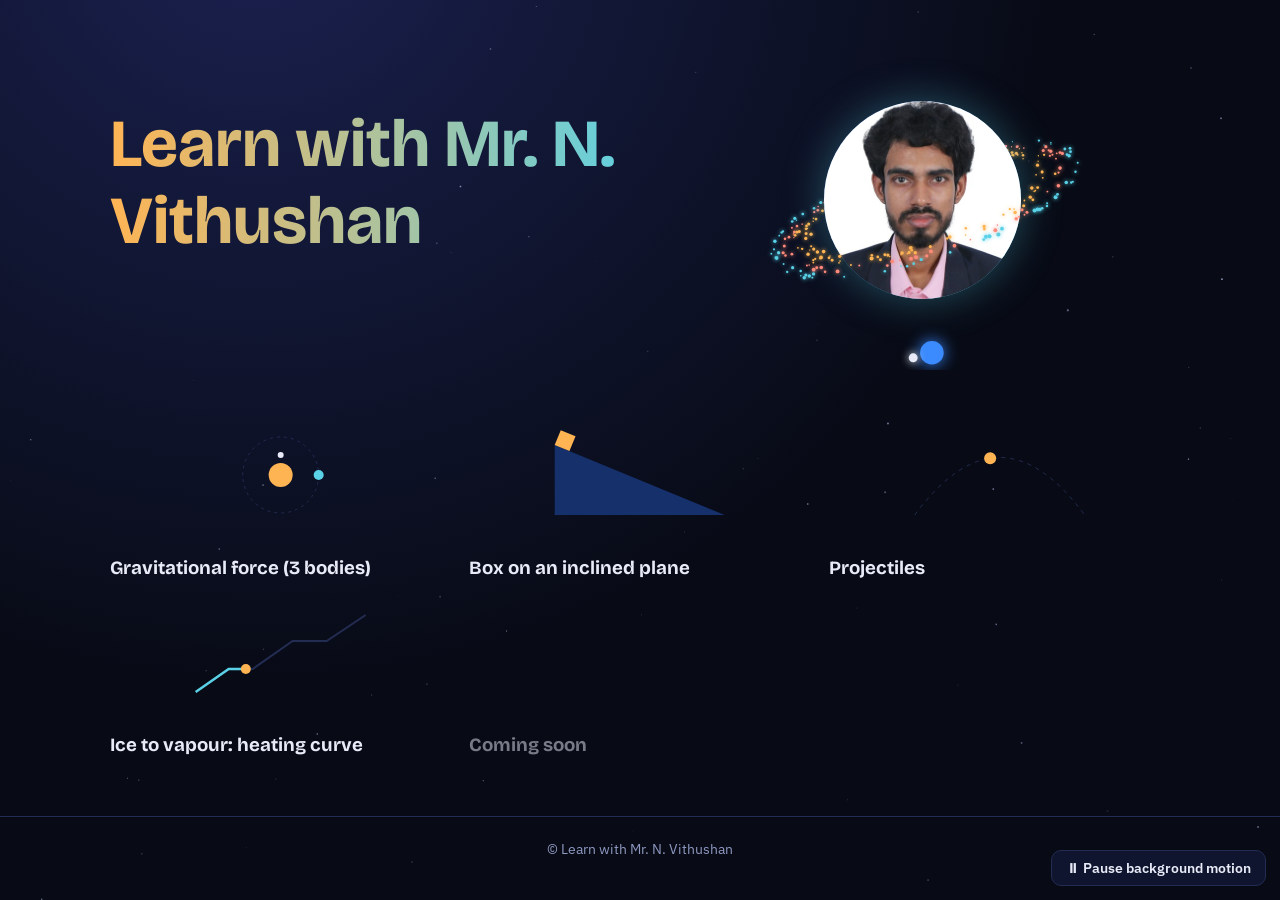
<file: index.html>
<!DOCTYPE html><html lang="en"><head><meta charset="utf-8"><meta name="viewport" content="width=device-width,initial-scale=1">
<title>Learn with Mr. N. Vithushan</title>
<link rel="preconnect" href="https://fonts.googleapis.com"><link href="https://fonts.googleapis.com/css2?family=Bricolage+Grotesque:wght@600;700&family=IBM+Plex+Sans:wght@400;600&display=swap" rel="stylesheet">
<link rel="stylesheet" href="style.css"></head><body><div class="wrap">
<section class="hero"><div><h1 class="title" style="font-size:clamp(2.4rem,6vw,4.2rem)">Learn with Mr. N. Vithushan</h1></div>
<div class="dp"><canvas class="dpb" aria-hidden="true"></canvas><div class="pic"><span>NV</span><img src="dp.jpg" alt="Mr. N. Vithushan" onerror="this.remove()"></div><canvas class="dpf" aria-hidden="true"></canvas></div></section>
<main class="grid">
<!-- ADD NEW TOPICS: copy one <a class="tile"> block, change the link, title and text -->
<a class="tile" href="gravity-3body.html"><svg viewBox="0 0 200 110" aria-hidden="true"><circle cx="100" cy="55" r="12" fill="#ffb454"/><circle cx="100" cy="55" r="38" fill="none" stroke="#232c52" stroke-dasharray="3 4"/><g class="orb"><circle cx="138" cy="55" r="5" fill="#5ad1e6"/></g><g class="orb orb2"><circle cx="100" cy="35" r="3" fill="#e8ebf7"/></g></svg>
<h3>Gravitational force (3 bodies)</h3></a>
<a class="tile" href="inclined-plane.html"><svg viewBox="0 0 200 110" aria-hidden="true"><polygon points="15,25 185,95 15,95" fill="#16306b"/><g transform="translate(15 25) rotate(22.4)"><rect class="bx" x="0" y="-16" width="16" height="16" fill="#ffb454"/></g></svg>
<h3>Box on an inclined plane</h3></a>
<a class="tile" href="projectile.html"><svg viewBox="0 0 200 110" aria-hidden="true"><path d="M15 95 Q100 -20 185 95" fill="none" stroke="#232c52" stroke-dasharray="4 5"/><circle r="6" fill="#ffb454"><animateMotion dur="2.6s" repeatCount="indefinite" path="M15 95 Q100 -20 185 95"/></circle></svg>
<h3>Projectiles</h3></a>
<a class="tile" href="ice-to-vapour.html"><svg viewBox="0 0 200 110" aria-hidden="true"><path d="M15 95 L48 72 L72 72 L112 44 L146 44 L185 18" fill="none" stroke="#232c52" stroke-width="2"/><path d="M15 95 L48 72 L72 72 L112 44 L146 44 L185 18" fill="none" stroke="#5ad1e6" stroke-width="2.5" stroke-dasharray="200" stroke-dashoffset="200"><animate attributeName="stroke-dashoffset" from="200" to="0" dur="4s" repeatCount="indefinite"/></path><circle r="5" fill="#ffb454"><animateMotion dur="4s" repeatCount="indefinite" path="M15 95 L48 72 L72 72 L112 44 L146 44 L185 18"/></circle></svg>
<h3>Ice to vapour: heating curve</h3></a>
<div class="tile soon"><svg viewBox="0 0 200 110"></svg><h3>Coming soon</h3></div>
</main></div><footer>© Learn with Mr. N. Vithushan</footer><script src="site.js"></script></body></html>
</file>
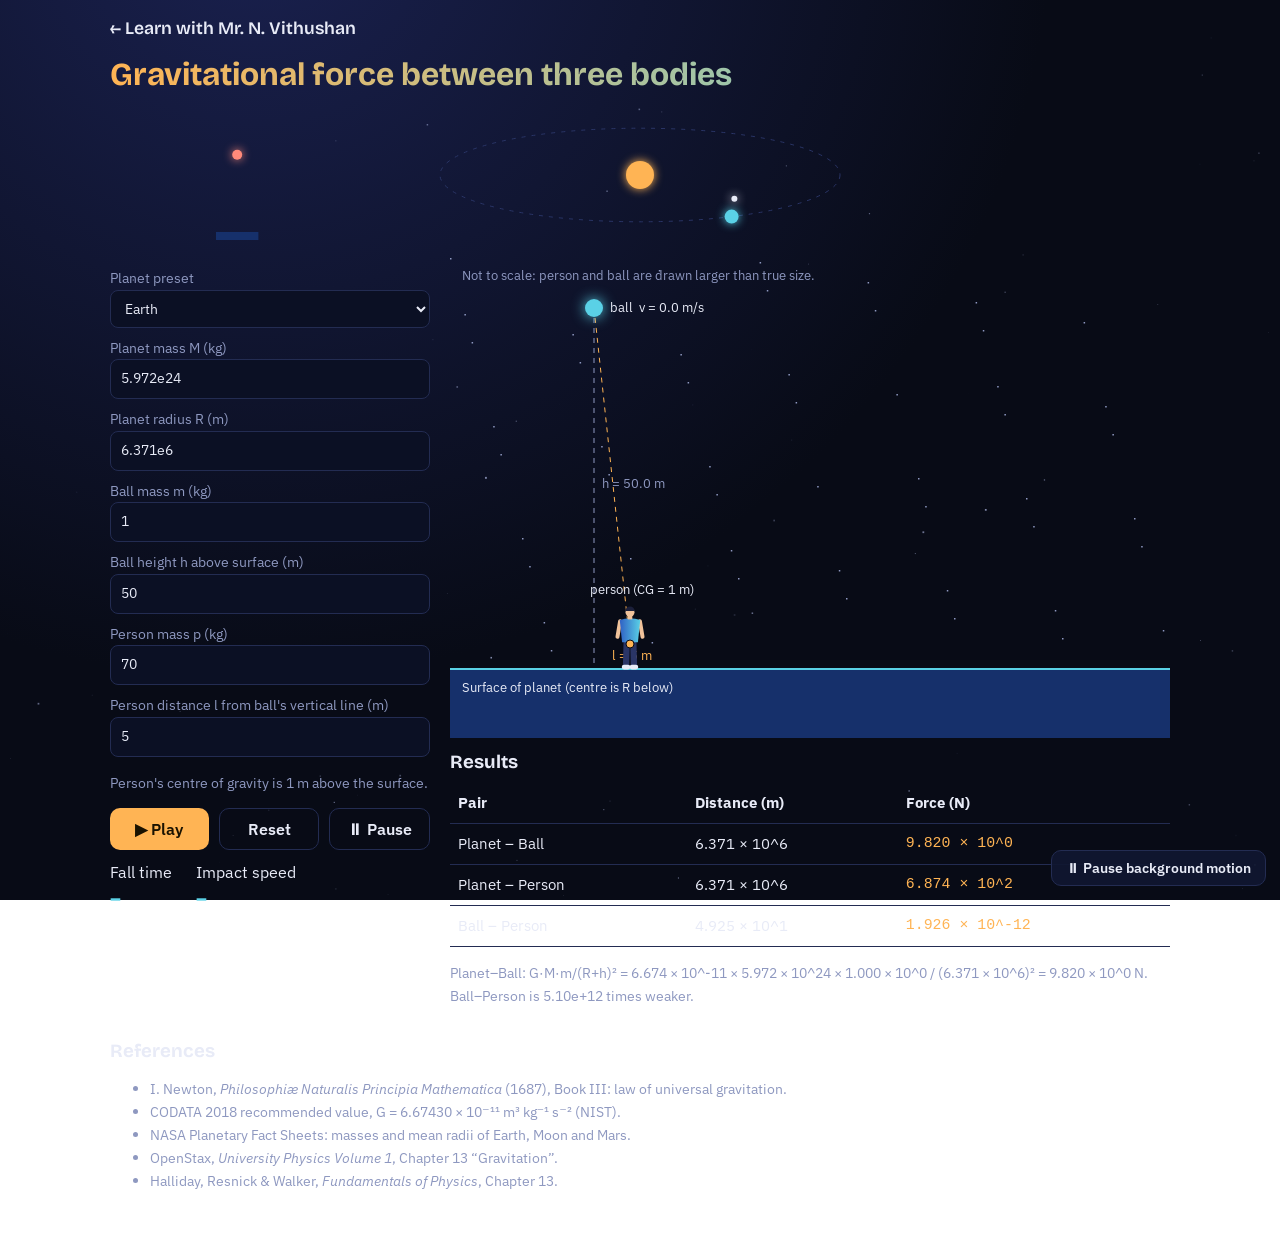
<file: gravity-3body.html>
<!DOCTYPE html><html lang="en"><head><meta charset="utf-8"><meta name="viewport" content="width=device-width,initial-scale=1">
<title>Gravitational force (3 bodies) | Learn with Mr. N. Vithushan</title>
<link rel="preconnect" href="https://fonts.googleapis.com"><link href="https://fonts.googleapis.com/css2?family=Bricolage+Grotesque:wght@600;700&family=IBM+Plex+Sans:wght@400;600&display=swap" rel="stylesheet">
<link rel="stylesheet" href="style.css"></head><body><div class="wrap">
<header class="top"><a href="index.html">← Learn with Mr. N. Vithushan</a></header>
<h1 class="title">Gravitational force between three bodies</h1>
<canvas class="banner" data-anim="orbit"></canvas>

<div class="lab">
<div class="panel">
<label>Planet preset<select id="pre"><option value="5.972e24,6.371e6">Earth</option><option value="7.342e22,1.7374e6">Moon</option><option value="6.417e23,3.3895e6">Mars</option></select></label>
<label>Planet mass M (kg)<input id="M" value="5.972e24"></label>
<label>Planet radius R (m)<input id="R" value="6.371e6"></label>
<label>Ball mass m (kg)<input id="m" value="1"></label>
<label>Ball height h above surface (m)<input id="h" value="50"></label>
<label>Person mass p (kg)<input id="p" value="70"></label>
<label>Person distance l from ball's vertical line (m)<input id="l" value="5"></label>
<p class="note">Person's centre of gravity is 1 m above the surface.</p>
<div class="row"><button id="play">▶ Play</button><button class="alt" id="reset">Reset</button><button class="alt" id="pause">⏸ Pause</button></div>
<div class="stat"><div>Fall time<b id="tt">–</b></div><div>Impact speed<b id="vv">–</b></div></div>
</div>
<div><canvas id="cv"></canvas>
<div class="panel" style="margin-top:14px"><h3>Results</h3><table id="res"></table><p class="note" id="eq"></p></div></div>
</div>
<div class="panel" style="margin-bottom:60px">
<h3>References</h3><ul class="note">
<li>I. Newton, <i>Philosophiæ Naturalis Principia Mathematica</i> (1687), Book III: law of universal gravitation.</li>
<li>CODATA 2018 recommended value, G = 6.67430 × 10⁻¹¹ m³ kg⁻¹ s⁻² (NIST).</li>
<li>NASA Planetary Fact Sheets: masses and mean radii of Earth, Moon and Mars.</li>
<li>OpenStax, <i>University Physics Volume 1</i>, Chapter 13 “Gravitation”.</li>
<li>Halliday, Resnick &amp; Walker, <i>Fundamentals of Physics</i>, Chapter 13.</li></ul></div></div>
<script src="site.js"></script>
<script>
const G=6.6743e-11,$=id=>document.getElementById(id),cv=$('cv'),x=cv.getContext('2d');
const v=id=>parseFloat($(id).value);
const sci=n=>n.toExponential(3).replace('e',' × 10^').replace('^+','^');
let S=null,raf=null;
function inputs(){return{M:v('M'),R:v('R'),m:v('m'),h:v('h'),p:v('p'),l:v('l')}}
function forces(q){const rEB=q.R+q.h,rEP=q.R+1,rBP=Math.hypot(q.l,q.h-1);
return{rEB,rEP,rBP,FEB:G*q.M*q.m/rEB**2,FEP:G*q.M*q.p/rEP**2,FBP:G*q.m*q.p/rBP**2}}
function table(){const q=inputs();if(Object.values(q).some(n=>!isFinite(n)||n<0)||q.R<=0){$('res').innerHTML='<tr><td>Enter valid positive numbers.</td></tr>';return false}
const f=forces(q);
$('res').innerHTML=`<tr><th>Pair</th><th>Distance (m)</th><th>Force (N)</th></tr>
<tr><td>Planet – Ball</td><td>${sci(f.rEB)}</td><td class="f">${sci(f.FEB)}</td></tr>
<tr><td>Planet – Person</td><td>${sci(f.rEP)}</td><td class="f">${sci(f.FEP)}</td></tr>
<tr><td>Ball – Person</td><td>${sci(f.rBP)}</td><td class="f">${sci(f.FBP)}</td></tr>`;
$('eq').textContent=`Planet–Ball: G·M·m/(R+h)² = ${sci(G)} × ${sci(q.M)} × ${sci(q.m)} / (${sci(f.rEB)})² = ${sci(f.FEB)} N.  Ball–Person is ${(f.FEB/f.FBP).toExponential(2)} times weaker.`;
return true}
function reset(){cancelAnimationFrame(raf);if(!table())return;const q=inputs();
S={q,y:q.R+q.h,vy:0,t:0,done:false,x:0};$('tt').textContent='–';$('vv').textContent='–';draw()}
function acc(y,q){const px=q.l,py=q.R+1,dx=px,dy=py-y,r=Math.hypot(dx,dy);
const aE=-G*q.M/y**2;return{ax:G*q.p*dx/r**3,ay:aE+G*q.p*dy/r**3}}
function step(dt){const q=S.q;let a=acc(S.y,q);
S.y+=S.vy*dt+.5*a.ay*dt*dt;S.x+=0.5*a.ax*dt*dt+S.vx*dt;const b=acc(S.y,q);S.vy+=.5*(a.ay+b.ay)*dt;S.vx+=.5*(a.ax+b.ax)*dt;S.t+=dt}
function play(){reset();if(!S)return;const q=S.q;S.vx=0;
const tEst=Math.sqrt(2*q.h/(G*q.M/q.R**2)),k=tEst>5?tEst/5:1;let last=performance.now();
(function loop(now){let d=Math.min((now-last)/1000,.05)*k;last=now;if(window.simPaused){raf=requestAnimationFrame(loop);return}const n=Math.max(1,Math.ceil(d/0.01));
for(let i=0;i<n&&!S.done;i++){step(d/n);if(S.y<=q.R){S.y=q.R;S.done=true}}
draw();if(S.done){$('tt').textContent=S.t.toFixed(3)+' s';$('vv').textContent=Math.abs(S.vy).toFixed(2)+' m/s';return}
raf=requestAnimationFrame(loop)})(last)}
function person(px,gy,H,d){x.save();x.lineCap='round';x.lineJoin='round';
const w=H*.11;
// legs
x.strokeStyle='#2a3566';x.lineWidth=w*.95;x.beginPath();x.moveTo(px-w*.5,gy-H*.45);x.lineTo(px-w*.6,gy-H*.04);x.moveTo(px+w*.5,gy-H*.45);x.lineTo(px+w*.6,gy-H*.04);x.stroke();
// shoes
x.strokeStyle='#e8ebf7';x.lineWidth=w*.7;x.beginPath();x.moveTo(px-w*.9,gy-H*.015);x.lineTo(px-w*.3,gy-H*.015);x.moveTo(px+w*.3,gy-H*.015);x.lineTo(px+w*.9,gy-H*.015);x.stroke();
// arms
x.strokeStyle='#f0c29a';x.lineWidth=w*.6;x.beginPath();x.moveTo(px-w*1.5,gy-H*.78);x.lineTo(px-w*1.9,gy-H*.52);x.moveTo(px+w*1.5,gy-H*.78);x.lineTo(px+w*1.9,gy-H*.52);x.stroke();
// torso
const g=x.createLinearGradient(px-w*1.6,0,px+w*1.6,0);g.addColorStop(0,'#2f5fc4');g.addColorStop(1,'#5ad1e6');
x.fillStyle=g;x.beginPath();x.moveTo(px-w*1.55,gy-H*.8);x.quadraticCurveTo(px,gy-H*.86,px+w*1.55,gy-H*.8);x.lineTo(px+w*1.2,gy-H*.43);x.lineTo(px-w*1.2,gy-H*.43);x.closePath();x.fill();
// neck + head
x.fillStyle='#f0c29a';x.fillRect(px-w*.35,gy-H*.88,w*.7,H*.07);
x.beginPath();x.arc(px,gy-H*.93,H*.075,0,7);x.fill();
x.fillStyle='#1b1f3a';x.beginPath();x.arc(px,gy-H*.95,H*.077,Math.PI,0);x.fill();
x.restore()}
function draw(){const W=cv.width=cv.clientWidth*devicePixelRatio,H=cv.height=cv.clientHeight*devicePixelRatio,d=devicePixelRatio;
x.clearRect(0,0,W,H);if(!S)return;const q=S.q,gy=H-70*d;
x.fillStyle='#8e98c0';for(let i=0;i<50;i++){x.fillRect((i*137%100)/100*W,(i*59%100)/100*(gy-10),1.5*d,1.5*d)}
const s=Math.min((gy-50*d)/Math.max(q.h,3),(W*.4)/Math.max(q.l,1)),bx=W*.2,px=bx+q.l*s,z=S.y-q.R;
x.fillStyle='#16306b';x.fillRect(0,gy,W,H-gy);x.fillStyle='#5ad1e6';x.fillRect(0,gy,W,2*d);
x.fillStyle='#e8ebf7';x.font=13*d+'px IBM Plex Sans';x.fillText('Surface of planet (centre is R below)',12*d,gy+24*d);
const by=gy-z*s;
// distances
x.setLineDash([5*d,5*d]);x.strokeStyle='#8e98c0';x.lineWidth=d;
x.beginPath();x.moveTo(bx,by);x.lineTo(bx,gy);x.stroke();
const ph=Math.max(1.7*s,60*d),cg=Math.max(1*s,24*d),cy=gy-cg;
x.strokeStyle='#ffb454';x.beginPath();x.moveTo(bx,by);x.lineTo(px,cy);x.stroke();x.setLineDash([]);
x.fillStyle='#8e98c0';x.fillText('h = '+(z).toFixed(1)+' m',bx+8*d,(by+gy)/2);
x.fillStyle='#ffb454';x.fillText('l = '+q.l+' m',(bx+px)/2,gy-8*d);
// person
person(px,gy,ph,d);
x.fillStyle='#ffb454';x.beginPath();x.arc(px,cy,4*d,0,7);x.fill();x.strokeStyle='#080b16';x.lineWidth=d;x.stroke();
x.fillStyle='#e8ebf7';x.fillText('person (CG = 1 m)',px-40*d,gy-ph-14*d);
// ball
x.fillStyle='#5ad1e6';x.shadowColor='#5ad1e6';x.shadowBlur=14*d;x.beginPath();x.arc(bx,by,9*d,0,7);x.fill();x.shadowBlur=0;
x.fillStyle='#e8ebf7';x.fillText('ball  v = '+Math.abs(S.vy).toFixed(1)+' m/s',bx+16*d,by+4*d);
x.fillStyle='#8e98c0';x.fillText('Not to scale: person and ball are drawn larger than true size.',12*d,22*d)}
$('pre').onchange=e=>{const[a,b]=e.target.value.split(',');$('M').value=a;$('R').value=b;reset()};
['M','R','m','h','p','l'].forEach(i=>$(i).oninput=reset);
$('play').onclick=play;$('reset').onclick=reset;addEventListener('resize',draw);reset();
</script></body></html>
</file>
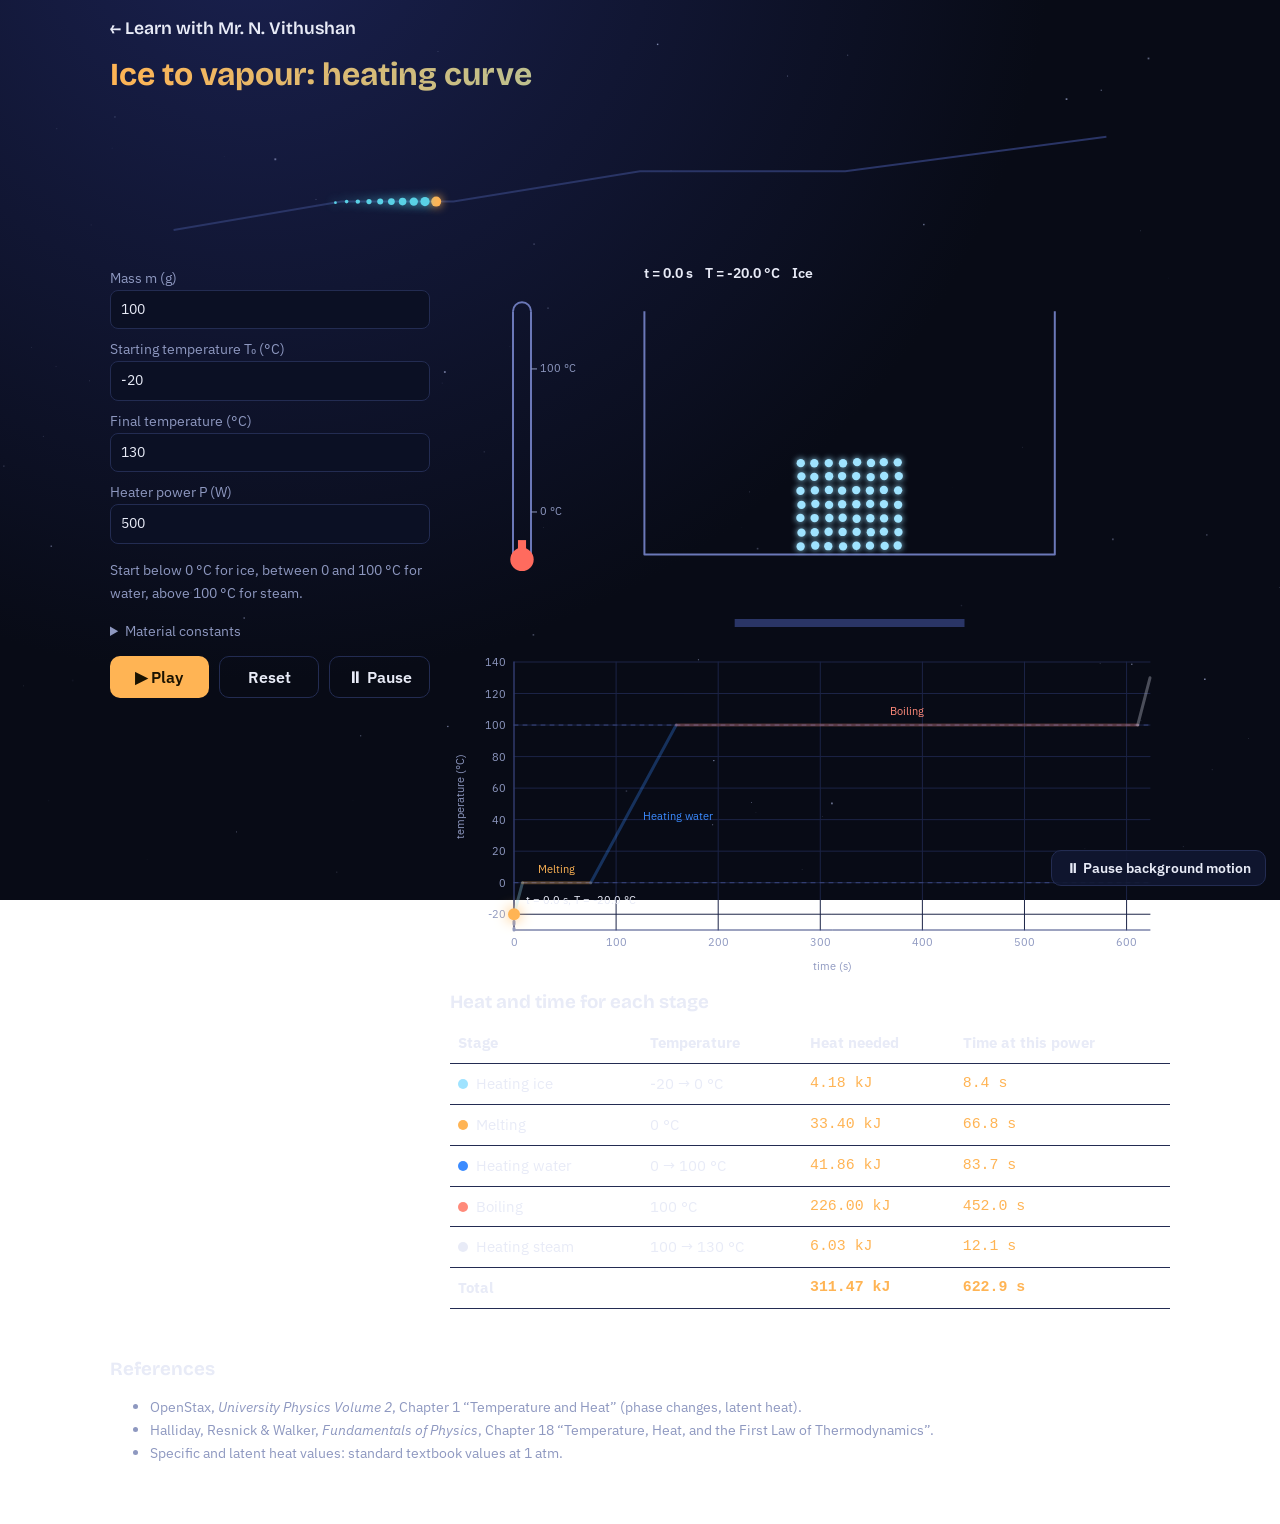
<file: ice-to-vapour.html>
<!DOCTYPE html><html lang="en"><head><meta charset="utf-8"><meta name="viewport" content="width=device-width,initial-scale=1">
<title>Ice to vapour | Learn with Mr. N. Vithushan</title>
<link rel="preconnect" href="https://fonts.googleapis.com"><link href="https://fonts.googleapis.com/css2?family=Bricolage+Grotesque:wght@600;700&family=IBM+Plex+Sans:wght@400;600&display=swap" rel="stylesheet">
<link rel="stylesheet" href="style.css"></head><body><div class="wrap">
<header class="top"><a href="index.html">← Learn with Mr. N. Vithushan</a></header>
<h1 class="title">Ice to vapour: heating curve</h1>
<canvas class="banner" data-anim="heat"></canvas>
<div class="lab">
<div class="panel">
<label>Mass m (g)<input id="m" value="100"></label>
<label>Starting temperature T₀ (°C)<input id="T0" value="-20"></label>
<label>Final temperature (°C)<input id="Te" value="130"></label>
<label>Heater power P (W)<input id="P" value="500"></label>
<p class="note">Start below 0 °C for ice, between 0 and 100 °C for water, above 100 °C for steam.</p>
<details class="consts"><summary>Material constants</summary>
<label>Specific heat of ice (J/g·K)<input id="ci" value="2.09"></label>
<label>Specific heat of water (J/g·K)<input id="cw" value="4.186"></label>
<label>Specific heat of steam (J/g·K)<input id="cs" value="2.01"></label>
<label>Latent heat of fusion (J/g)<input id="Lf" value="334"></label>
<label>Latent heat of vaporisation (J/g)<input id="Lv" value="2260"></label></details>
<div class="row"><button id="play">▶ Play</button><button class="alt" id="reset">Reset</button><button class="alt" id="pause">⏸ Pause</button></div>
</div>
<div><canvas id="cv" style="height:380px"></canvas>
<canvas id="gr"></canvas>
<h3 style="margin-top:14px">Heat and time for each stage</h3><table id="res"></table></div>
</div>
<div class="panel" style="margin:20px 0 60px"><h3>References</h3><ul class="note">
<li>OpenStax, <i>University Physics Volume 2</i>, Chapter 1 “Temperature and Heat” (phase changes, latent heat).</li>
<li>Halliday, Resnick &amp; Walker, <i>Fundamentals of Physics</i>, Chapter 18 “Temperature, Heat, and the First Law of Thermodynamics”.</li>
<li>Specific and latent heat values: standard textbook values at 1 atm.</li></ul></div></div>
<script src="site.js"></script>
<script>
const $=id=>document.getElementById(id),cv=$('cv'),x=cv.getContext('2d'),gr=$('gr'),y=gr.getContext('2d');
const num=id=>parseFloat($(id).value),N=56,COLS=8,ROWS=7;
const C={ice:'#9fe3ff',melt:'#ffb454',water:'#3b8bff',boil:'#ff8a7a',steam:'#e8ebf7'};
const nice=v=>{const e=10**Math.floor(Math.log10(v)),m=v/e;return(m<1.5?1:m<3.5?2:m<7.5?5:10)*e};
let S=null,PT=[],lay={},ct=0;
const P=()=>({m:num('m'),T0:num('T0'),Te:num('Te'),P:num('P'),ci:num('ci'),cw:num('cw'),cs:num('cs'),Lf:num('Lf'),Lv:num('Lv')});
const ok=q=>Object.values(q).every(isFinite)&&q.m>0&&q.P>0&&q.ci>0&&q.cw>0&&q.cs>0&&q.Lf>0&&q.Lv>0&&q.Te>q.T0&&q.T0>=-150&&q.Te<=500;
function build(q){const seg=[];let t=0;
const add=(kind,name,a,b,Q)=>{const dt=Q/q.P;seg.push({kind,name,T0:a,T1:b,Q,t0:t,t1:t+dt,col:C[kind]});t+=dt};
if(q.T0<0){const b=Math.min(0,q.Te);add('ice','Heating ice',q.T0,b,q.m*q.ci*(b-q.T0))}
if(q.T0<=0&&q.Te>0)add('melt','Melting',0,0,q.m*q.Lf);
{const a=Math.max(q.T0,0),b=Math.min(q.Te,100);if(b>a)add('water','Heating water',a,b,q.m*q.cw*(b-a))}
if(q.T0<=100&&q.Te>100)add('boil','Boiling',100,100,q.m*q.Lv);
{const a=Math.max(q.T0,100);if(q.Te>a)add('steam','Heating steam',a,q.Te,q.m*q.cs*(q.Te-a))}
return{seg,T:t}}
function at(ts){const B=S.B;ts=Math.max(0,Math.min(ts,B.T));let s=B.seg.find(g=>ts<=g.t1)||B.seg[B.seg.length-1];
const f=s.t1>s.t0?(ts-s.t0)/(s.t1-s.t0):1;return{seg:s,f,T:s.T0+(s.T1-s.T0)*f}}
const stName=a=>({ice:'Ice',melt:`Ice + water (melting ${Math.round(a.f*100)}%)`,water:'Water',boil:`Water + steam (boiling ${Math.round(a.f*100)}%)`,steam:'Steam'})[a.seg.kind];
const stOf=(i,a)=>{const r=(i+.5)/N,k=a.seg.kind;return k=='ice'?0:k=='melt'?(r<a.f?1:0):k=='water'?1:k=='boil'?(r<a.f?2:1):2};
function layout(){const d=devicePixelRatio||1,W=cv.width,H=cv.height,x0=W*.27,x1=W*.84,top=H*.14,bot=H*.78,cw=x1-x0;
const sp=Math.min(cw*.8/COLS,(bot-top)*.4/ROWS);lay={d,W,H,x0,x1,top,bot,sp,r:sp*.3,Hl:sp*7.5,left:x0+(cw-COLS*sp)/2}}
function initParticles(){const L=lay,a=at(0);PT=[];for(let i=0;i<N;i++){const row=Math.floor(i/COLS),col=i%COLS,hx=L.left+(col+.5)*L.sp,hy=L.bot-(ROWS-row-.5)*L.sp-.1*L.sp,st=stOf(i,a),an=Math.random()*6.283;
let px=hx,py=hy;if(st==1){px=L.x0+L.r+Math.random()*(L.x1-L.x0-2*L.r);py=L.bot-L.r-Math.random()*(L.Hl-2*L.r)}else if(st==2){px=L.x0+L.r+Math.random()*(L.x1-L.x0-2*L.r);py=L.top+L.r+Math.random()*(L.bot-L.top-2*L.r)}
PT.push({hx,hy,x:px,y:py,vx:Math.cos(an),vy:Math.sin(an),p1:Math.random()*6.283,p2:Math.random()*6.283,w1:5+Math.random()*3,w2:5+Math.random()*3})}}
function resize(){const d=devicePixelRatio||1;cv.width=cv.clientWidth*d;cv.height=cv.clientHeight*d;gr.width=gr.clientWidth*d;gr.height=gr.clientHeight*d;layout();if(S)initParticles()}
function update(dt){const L=lay,d=L.d,a=at(S.ts),T=a.T,tf=Math.sqrt(Math.max(T+273.15,60)/373.15),sl=70*d*tf,sg=230*d*tf;
const amp=L.sp*(.03+.07*Math.min(1,Math.max(0,(T+150)/150)));
PT.forEach((p,i)=>{const st=stOf(i,a);
if(st==0){const tx=p.hx+Math.sin(ct*p.w1+p.p1)*amp,ty=p.hy+Math.sin(ct*p.w2+p.p2)*amp,k=Math.min(1,dt*10);p.x+=(tx-p.x)*k;p.y+=(ty-p.y)*k;return}
const sp=st==1?sl:sg;let m=Math.hypot(p.vx,p.vy)||1;const k=1+(sp/m-1)*Math.min(1,dt*4);p.vx*=k;p.vy*=k;
p.vx+=(Math.random()-.5)*dt*500*d;p.vy+=(Math.random()-.5)*dt*500*d;
p.x+=p.vx*dt;p.y+=p.vy*dt;
const xmin=L.x0+L.r,xmax=L.x1-L.r,ymax=L.bot-L.r,ymin=st==1?L.bot-L.Hl+L.r:L.top+L.r;
if(p.x<xmin){p.x=xmin;p.vx=Math.abs(p.vx)}if(p.x>xmax){p.x=xmax;p.vx=-Math.abs(p.vx)}
if(p.y>ymax){p.y=ymax;p.vy=-Math.abs(p.vy)}
if(st==2&&p.y<ymin){p.y=ymin;p.vy=Math.abs(p.vy)}
if(st==1&&p.y<ymin)p.vy+=900*d*dt})}
function flame(L,on){const cw=L.x1-L.x0,by=L.H*.95;x.fillStyle='#2a3566';x.fillRect(L.x0+cw*.22,by,cw*.56,8*L.d);
if(!on)return;const hmax=Math.min(L.H*.16,(by-L.bot-4*L.d)),hh=hmax*(.55+.45*Math.min(S.q.P/2000,1));
for(let k=0;k<6;k++){const bx=L.x0+cw*(.28+.088*k),sw=Math.sin(ct*9+k*1.7)*4*L.d,h=hh*(.8+.2*Math.sin(ct*13+k*2.3)),w=cw*.035;
const g=x.createLinearGradient(0,by,0,by-h);g.addColorStop(0,'#ff6b3d');g.addColorStop(.6,'#ffb454');g.addColorStop(1,'rgba(255,235,150,.9)');
x.fillStyle=g;x.beginPath();x.moveTo(bx-w,by);x.quadraticCurveTo(bx-w,by-h*.5,bx+sw,by-h);x.quadraticCurveTo(bx+w,by-h*.5,bx+w,by);x.fill()}}
function drawAnim(){const L=lay,d=L.d,a=at(S.ts),T=a.T;x.clearRect(0,0,L.W,L.H);
flame(L,S.run);
x.strokeStyle='#6b78b8';x.lineWidth=2*d;x.lineJoin='round';x.beginPath();x.moveTo(L.x0,L.top);x.lineTo(L.x0,L.bot);x.lineTo(L.x1,L.bot);x.lineTo(L.x1,L.top);x.stroke();
PT.forEach((p,i)=>{const st=stOf(i,a);x.fillStyle=st==0?C.ice:st==1?C.water:C.steam;x.shadowColor=x.fillStyle;x.shadowBlur=(st==2?10:6)*d;x.globalAlpha=st==2?.85:1;
x.beginPath();x.arc(p.x,p.y,L.r,0,7);x.fill()});x.globalAlpha=1;x.shadowBlur=0;
// thermometer
const q=S.q,lo=Math.min(q.T0,0)-10,hi=Math.max(q.Te,100)+10,ty0=L.top,ty1=L.bot,tx=L.W*.1,tw=9*d,lev=ty1-(T-lo)/(hi-lo)*(ty1-ty0);
x.strokeStyle='#6b78b8';x.lineWidth=2*d;x.beginPath();x.moveTo(tx-tw,ty0);x.lineTo(tx-tw,ty1);x.moveTo(tx+tw,ty0);x.lineTo(tx+tw,ty1);x.stroke();
x.beginPath();x.arc(tx,ty0,tw,Math.PI,0);x.stroke();
x.fillStyle='#ff6b5e';x.fillRect(tx-tw*.45,lev,tw*.9,ty1-lev);x.beginPath();x.arc(tx,ty1+5*d,tw*1.3,0,7);x.fill();
x.fillStyle='#8e98c0';x.font=11*d+'px IBM Plex Sans';
[0,100].forEach(v=>{if(v>lo&&v<hi){const yy=ty1-(v-lo)/(hi-lo)*(ty1-ty0);x.fillRect(tx+tw,yy,6*d,d);x.fillText(v+' °C',tx+tw+9*d,yy+4*d)}});
x.fillStyle='#e8ebf7';x.font=600+' '+14*d+'px IBM Plex Sans';
x.fillText(`t = ${Math.min(S.ts,S.B.T).toFixed(1)} s    T = ${T.toFixed(1)} °C    ${stName(a)}`,L.x0,20*d)}
function drawGraph(){const d=devicePixelRatio||1,W=gr.width,H=gr.height,B=S.B,q=S.q,ml=64*d,mr=20*d,mt=24*d,mb=48*d,pw=W-ml-mr,ph=H-mt-mb;
const lo=Math.min(q.T0,0)-10,hi=Math.max(q.Te,100)+10,px=t=>ml+t/B.T*pw,py=T=>H-mb-(T-lo)/(hi-lo)*ph;
y.clearRect(0,0,W,H);y.font=11*d+'px IBM Plex Sans';y.lineWidth=d;
const sy=nice((hi-lo)/6),sx=nice(B.T/6);
for(let v=Math.ceil(lo/sy)*sy;v<=hi;v+=sy){y.strokeStyle='#1c2447';y.beginPath();y.moveTo(ml,py(v));y.lineTo(W-mr,py(v));y.stroke();y.fillStyle='#8e98c0';y.textAlign='right';y.fillText(Math.round(v*100)/100,ml-8*d,py(v)+4*d)}
for(let v=0;v<=B.T*1.0001;v+=sx){y.strokeStyle='#1c2447';y.beginPath();y.moveTo(px(v),mt);y.lineTo(px(v),H-mb);y.stroke();y.fillStyle='#8e98c0';y.textAlign='center';y.fillText(Math.round(v*100)/100,px(v),H-mb+16*d)}
y.strokeStyle='#3a4780';y.beginPath();y.moveTo(ml,mt);y.lineTo(ml,H-mb);y.lineTo(W-mr,H-mb);y.stroke();
y.fillStyle='#8e98c0';y.textAlign='center';y.fillText('time (s)',ml+pw/2,H-8*d);
y.save();y.translate(14*d,mt+ph/2);y.rotate(-Math.PI/2);y.fillText('temperature (°C)',0,0);y.restore();
y.setLineDash([4*d,5*d]);y.strokeStyle='#3a4780';[0,100].forEach(v=>{if(v>lo&&v<hi){y.beginPath();y.moveTo(ml,py(v));y.lineTo(W-mr,py(v));y.stroke()}});y.setLineDash([]);
const ts=Math.min(S.ts,B.T);
B.seg.forEach(s=>{y.strokeStyle=s.col;y.lineCap='round';
y.globalAlpha=.3;y.lineWidth=3*d;y.beginPath();y.moveTo(px(s.t0),py(s.T0));y.lineTo(px(s.t1),py(s.T1));y.stroke();
if(ts>s.t0){const e=Math.min(ts,s.t1),f=(e-s.t0)/(s.t1-s.t0);y.globalAlpha=1;y.lineWidth=3.5*d;y.beginPath();y.moveTo(px(s.t0),py(s.T0));y.lineTo(px(e),py(s.T0+(s.T1-s.T0)*f));y.stroke()}
y.globalAlpha=1;const w=px(s.t1)-px(s.t0);if(w>46*d){y.fillStyle=s.col;const mx=(px(s.t0)+px(s.t1))/2,my=(py(s.T0)+py(s.T1))/2;
if(s.T0===s.T1){y.textAlign='center';y.fillText(s.name,mx,my-10*d)}else{y.textAlign='left';y.fillText(s.name,mx+10*d,my+16*d)}}});
const a=at(ts),mx=px(ts),my=py(a.T);
y.setLineDash([3*d,4*d]);y.strokeStyle='#8e98c0';y.beginPath();y.moveTo(mx,my);y.lineTo(mx,H-mb);y.moveTo(mx,my);y.lineTo(ml,my);y.stroke();y.setLineDash([]);
y.fillStyle='#ffb454';y.shadowColor='#ffb454';y.shadowBlur=14*d;y.beginPath();y.arc(mx,my,6*d,0,7);y.fill();y.shadowBlur=0;
y.fillStyle='#e8ebf7';y.textAlign=mx>W*.7?'right':'left';y.fillText(`t = ${ts.toFixed(1)} s, T = ${a.T.toFixed(1)} °C`,mx+(mx>W*.7?-12:12)*d,my-10*d);y.textAlign='left'}
function table(){const B=S.B,r=(s)=>`<tr><td><span class="sw" style="background:${s.col}"></span>${s.name}</td><td>${s.T0===s.T1?s.T0+' °C':s.T0+' → '+s.T1+' °C'}</td><td class="f">${(s.Q/1000).toFixed(2)} kJ</td><td class="f">${(s.t1-s.t0).toFixed(1)} s</td></tr>`;
const Q=B.seg.reduce((a,s)=>a+s.Q,0);
$('res').innerHTML='<tr><th>Stage</th><th>Temperature</th><th>Heat needed</th><th>Time at this power</th></tr>'+B.seg.map(r).join('')+`<tr><th>Total</th><th></th><th class="f">${(Q/1000).toFixed(2)} kJ</th><th class="f">${B.T.toFixed(1)} s</th></tr>`}
function setup(){const q=P();if(!ok(q)){S=null;x.clearRect(0,0,cv.width,cv.height);y.clearRect(0,0,gr.width,gr.height);
$('res').innerHTML='<tr><td>Enter valid numbers: final temperature above the starting temperature, start at or above −150 °C, final at or below 500 °C, everything else positive.</td></tr>';return}
const B=build(q);S={q,B,ts:0,run:false,k:B.T>14?B.T/14:1};initParticles();table()}
function play(){setup();if(S)S.run=true}
let last=performance.now();
function frame(n){const dt=Math.min((n-last)/1000,.05);last=n;
if(S){if(!window.simPaused){ct+=dt;if(S.run){S.ts+=dt*S.k;if(S.ts>=S.B.T){S.ts=S.B.T;S.run=false}}update(dt)}drawAnim();drawGraph()}
requestAnimationFrame(frame)}
['m','T0','Te','P','ci','cw','cs','Lf','Lv'].forEach(i=>$(i).oninput=setup);
$('play').onclick=play;$('reset').onclick=setup;addEventListener('resize',resize);
resize();setup();requestAnimationFrame(frame);
</script></body></html>
</file>
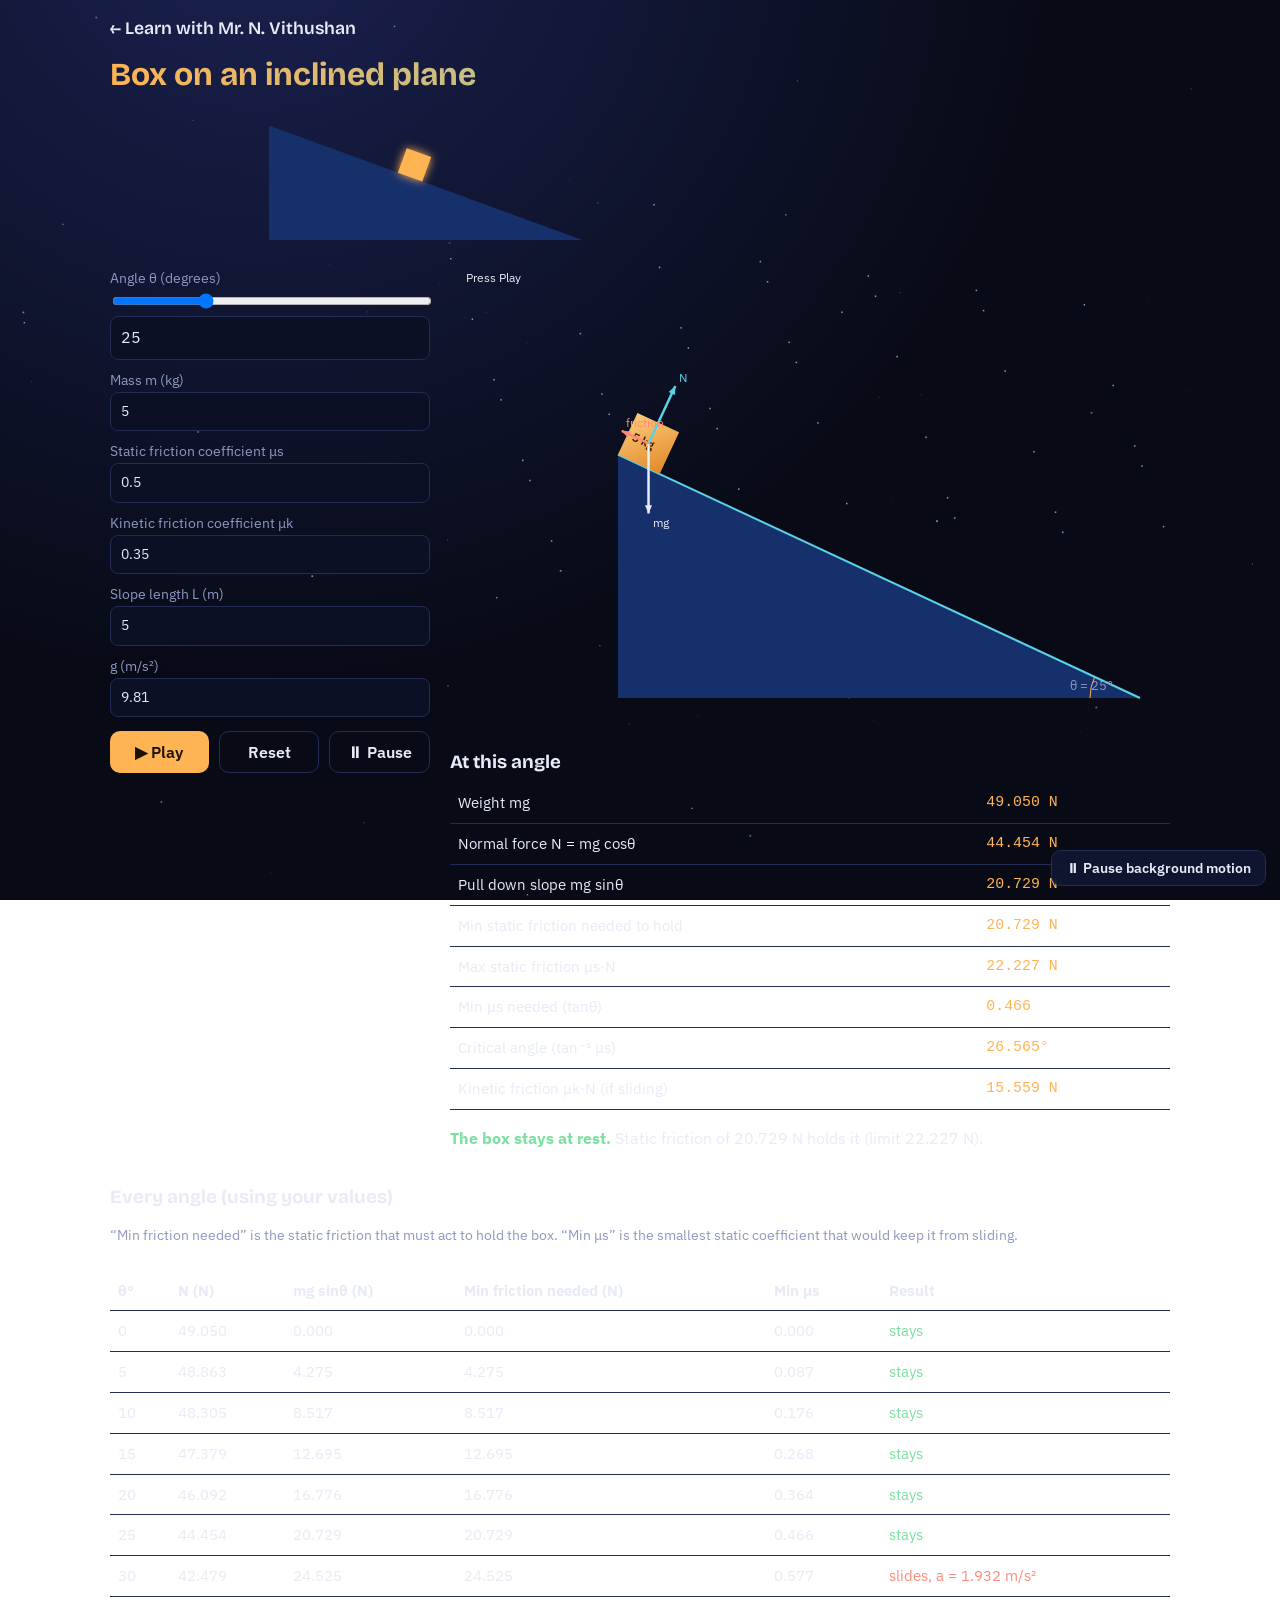
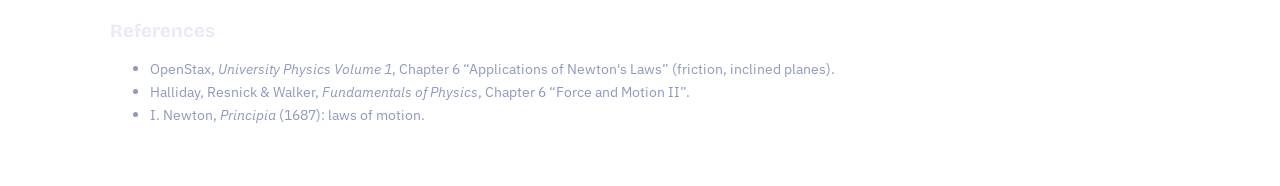
<file: inclined-plane.html>
<!DOCTYPE html><html lang="en"><head><meta charset="utf-8"><meta name="viewport" content="width=device-width,initial-scale=1">
<title>Box on an inclined plane | Learn with Mr. N. Vithushan</title>
<link rel="preconnect" href="https://fonts.googleapis.com"><link href="https://fonts.googleapis.com/css2?family=Bricolage+Grotesque:wght@600;700&family=IBM+Plex+Sans:wght@400;600&display=swap" rel="stylesheet">
<link rel="stylesheet" href="style.css"></head><body><div class="wrap">
<header class="top"><a href="index.html">← Learn with Mr. N. Vithushan</a></header>
<h1 class="title">Box on an inclined plane</h1>
<canvas class="banner" data-anim="ramp"></canvas>
<div class="lab">
<div class="panel">
<label>Angle θ (degrees)<input id="th" type="range" min="0" max="89" step="0.5" value="25"></label>
<input id="thn" value="25">
<label>Mass m (kg)<input id="m" value="5"></label>
<label>Static friction coefficient μs<input id="ms" value="0.5"></label>
<label>Kinetic friction coefficient μk<input id="mk" value="0.35"></label>
<label>Slope length L (m)<input id="L" value="5"></label>
<label>g (m/s²)<input id="g" value="9.81"></label>
<div class="row"><button id="play">▶ Play</button><button class="alt" id="reset">Reset</button><button class="alt" id="pause">⏸ Pause</button></div>
<p class="note" id="warn"></p>
</div>
<div><canvas id="cv"></canvas>
<div class="panel" style="margin-top:14px"><h3>At this angle</h3><table id="now"></table><p id="verdict"></p></div></div>
</div>
<div class="panel" style="margin-bottom:20px"><h3>Every angle (using your values)</h3>
<p class="note">“Min friction needed” is the static friction that must act to hold the box. “Min μs” is the smallest static coefficient that would keep it from sliding.</p>
<div class="scroll"><table id="all"></table></div></div>
<div class="panel" style="margin-bottom:60px"><h3>References</h3><ul class="note">
<li>OpenStax, <i>University Physics Volume 1</i>, Chapter 6 “Applications of Newton's Laws” (friction, inclined planes).</li>
<li>Halliday, Resnick &amp; Walker, <i>Fundamentals of Physics</i>, Chapter 6 “Force and Motion II”.</li>
<li>I. Newton, <i>Principia</i> (1687): laws of motion.</li></ul></div></div>
<script src="site.js"></script>
<script>
const $=id=>document.getElementById(id),cv=$('cv'),x=cv.getContext('2d'),R=Math.PI/180,f3=n=>n.toFixed(3);
let S={s:0,v:0,t:0,run:false,done:false,anim:null};
function P(){return{th:parseFloat($('thn').value),m:parseFloat($('m').value),ms:parseFloat($('ms').value),mk:parseFloat($('mk').value),L:parseFloat($('L').value),g:parseFloat($('g').value)}}
function calc(q,th){const r=th*R,W=q.m*q.g,N=W*Math.cos(r),par=W*Math.sin(r),fmax=q.ms*N,slides=par>fmax+1e-12;
const a=slides?q.g*(Math.sin(r)-q.mk*Math.cos(r)):0;return{W,N,par,fmax,need:par,minMu:Math.tan(r),slides,a,fk:q.mk*N}}
function ok(q){return[q.th,q.m,q.ms,q.mk,q.L,q.g].every(n=>isFinite(n)&&n>=0)&&q.th<90&&q.m>0&&q.L>0&&q.g>0}
function tables(){const q=P();if(!ok(q)){$('now').innerHTML='<tr><td>Enter valid numbers (θ below 90°).</td></tr>';return false}
const c=calc(q,q.th);
$('warn').textContent=q.mk>q.ms?'Note: μk is normally smaller than μs.':'';
$('now').innerHTML=`<tr><td>Weight mg</td><td class="f">${f3(c.W)} N</td></tr>
<tr><td>Normal force N = mg cosθ</td><td class="f">${f3(c.N)} N</td></tr>
<tr><td>Pull down slope mg sinθ</td><td class="f">${f3(c.par)} N</td></tr>
<tr><td>Min static friction needed to hold</td><td class="f">${f3(c.need)} N</td></tr>
<tr><td>Max static friction μs·N</td><td class="f">${f3(c.fmax)} N</td></tr>
<tr><td>Min μs needed (tanθ)</td><td class="f">${f3(c.minMu)}</td></tr>
<tr><td>Critical angle (tan⁻¹ μs)</td><td class="f">${f3(Math.atan(q.ms)/R)}°</td></tr>
<tr><td>Kinetic friction μk·N (if sliding)</td><td class="f">${f3(c.fk)} N</td></tr>`;
$('verdict').innerHTML=c.slides?`<b class="bad">The box slides.</b> Net force = ${f3(c.par-c.fk)} N, acceleration a = g(sinθ − μk cosθ) = ${f3(c.a)} m/s².`:`<b class="ok">The box stays at rest.</b> Static friction of ${f3(c.need)} N holds it (limit ${f3(c.fmax)} N).`;
let h='<tr><th>θ°</th><th>N (N)</th><th>mg sinθ (N)</th><th>Min friction needed (N)</th><th>Min μs</th><th>Result</th></tr>';
for(let t=0;t<=90;t+=5){const r=t===90?{N:0,par:q.m*q.g,minMu:Infinity,slides:true,a:q.g}:calc(q,t);
h+=`<tr><td>${t}</td><td>${f3(r.N)}</td><td>${f3(r.par)}</td><td>${f3(r.par)}</td><td>${isFinite(r.minMu)?f3(r.minMu):'∞'}</td><td class="${r.slides?'bad':'ok'}">${r.slides?'slides, a = '+f3(r.a)+' m/s²':'stays'}</td></tr>`}
$('all').innerHTML=h;return true}
function arrow(x0,y0,dx,dy,col,lab){const l=Math.hypot(dx,dy);if(l<2)return;const d=devicePixelRatio,a=Math.atan2(dy,dx);
x.strokeStyle=col;x.fillStyle=col;x.lineWidth=2.5*d;x.beginPath();x.moveTo(x0,y0);x.lineTo(x0+dx,y0+dy);x.stroke();
x.beginPath();x.moveTo(x0+dx,y0+dy);x.lineTo(x0+dx-9*d*Math.cos(a-.4),y0+dy-9*d*Math.sin(a-.4));x.lineTo(x0+dx-9*d*Math.cos(a+.4),y0+dy-9*d*Math.sin(a+.4));x.fill();
x.font=12*d+'px IBM Plex Sans';x.fillText(lab,x0+dx+4*d,y0+dy+(dy>=0?14*d:-4*d))}
function draw(){const d=devicePixelRatio,W=cv.width=cv.clientWidth*d,H=cv.height=cv.clientHeight*d;x.clearRect(0,0,W,H);
const q=P();if(!ok(q))return;const c=calc(q,q.th),r=q.th*R,gy=H-40*d,Px=W-30*d;
x.fillStyle='#8e98c0';for(let i=0;i<40;i++)x.fillRect((i*137%100)/100*W,(i*59%100)/100*H*.6,1.5*d,1.5*d);
const Lp=Math.min((Px-40*d)/Math.cos(r),(gy-30*d)/Math.max(Math.sin(r),.01),W*.8),Tx=Px-Lp*Math.cos(r),Ty=gy-Lp*Math.sin(r);
x.fillStyle='#16306b';x.beginPath();x.moveTo(Tx,Ty);x.lineTo(Px,gy);x.lineTo(Tx,gy);x.closePath();x.fill();
x.strokeStyle='#5ad1e6';x.lineWidth=2*d;x.beginPath();x.moveTo(Tx,Ty);x.lineTo(Px,gy);x.stroke();
x.fillStyle='#8e98c0';x.font=13*d+'px IBM Plex Sans';x.fillText('θ = '+q.th+'°',Px-70*d,gy-8*d);
x.beginPath();x.strokeStyle='#ffb454';x.lineWidth=d;x.arc(Px,gy,50*d,Math.PI,Math.PI+r);x.stroke();
const bw=Math.min(46*d,Lp*.18),sp=Math.min(S.s/q.L,1)*(Lp-bw);
x.save();x.translate(Tx,Ty);x.rotate(r);
const gr=x.createLinearGradient(0,-bw,bw,0);gr.addColorStop(0,'#ffcb7a');gr.addColorStop(1,'#e0892a');x.fillStyle=gr;x.fillRect(sp,-bw,bw,bw);
x.fillStyle='#3a2200';x.font=600+' '+12*d+'px IBM Plex Sans';x.fillText(q.m+' kg',sp+bw*.12,-bw*.4);x.restore();
const cx=Tx+Math.cos(r)*(sp+bw/2)+Math.sin(r)*bw/2,cy=Ty+Math.sin(r)*(sp+bw/2)-Math.cos(r)*bw/2,k=70*d;
arrow(cx,cy,0,k,'#e8ebf7','mg');
arrow(cx,cy,Math.sin(r)*k*Math.cos(r),-Math.cos(r)*k*Math.cos(r),'#5ad1e6','N');
const fr=S.run||S.done&&c.slides?c.fk:c.need,fl=k*Math.min(fr/c.W,1.2);
arrow(cx,cy,-Math.cos(r)*fl,-Math.sin(r)*fl,'#ff8a7a',S.run?'kinetic f':'friction');
x.fillStyle='#e8ebf7';x.fillText(S.run||S.done?`t = ${S.t.toFixed(2)} s   v = ${S.v.toFixed(2)} m/s`:'Press Play',16*d,24*d)}
function reset(){cancelAnimationFrame(S.anim);S={s:0,v:0,t:0,run:false,done:false,anim:null};$('play').disabled=false;if(tables())draw()}
function play(){reset();const q=P();if(!ok(q))return;const c=calc(q,q.th);
if(!c.slides){S.done=true;$('verdict').innerHTML+=' <span class="note">Nothing moves: increase θ above '+f3(Math.atan(q.ms)/R)+'° or reduce μs to see sliding.</span>';draw();return}
S.run=true;let last=performance.now();
(function loop(n){const dt=Math.min((n-last)/1000,.05);last=n;if(window.simPaused){S.anim=requestAnimationFrame(loop);return}S.t+=dt;S.s=.5*c.a*S.t*S.t;S.v=c.a*S.t;
if(S.s>=q.L){S.s=q.L;S.t=Math.sqrt(2*q.L/c.a);S.v=c.a*S.t;S.run=false;S.done=true;draw();return}
draw();S.anim=requestAnimationFrame(loop)})(last)}
$('th').oninput=e=>{$('thn').value=e.target.value;reset()};
$('thn').oninput=e=>{$('th').value=e.target.value;reset()};
['m','ms','mk','L','g'].forEach(i=>$(i).oninput=reset);
$('play').onclick=play;$('reset').onclick=reset;addEventListener('resize',draw);reset();
</script></body></html>
</file>
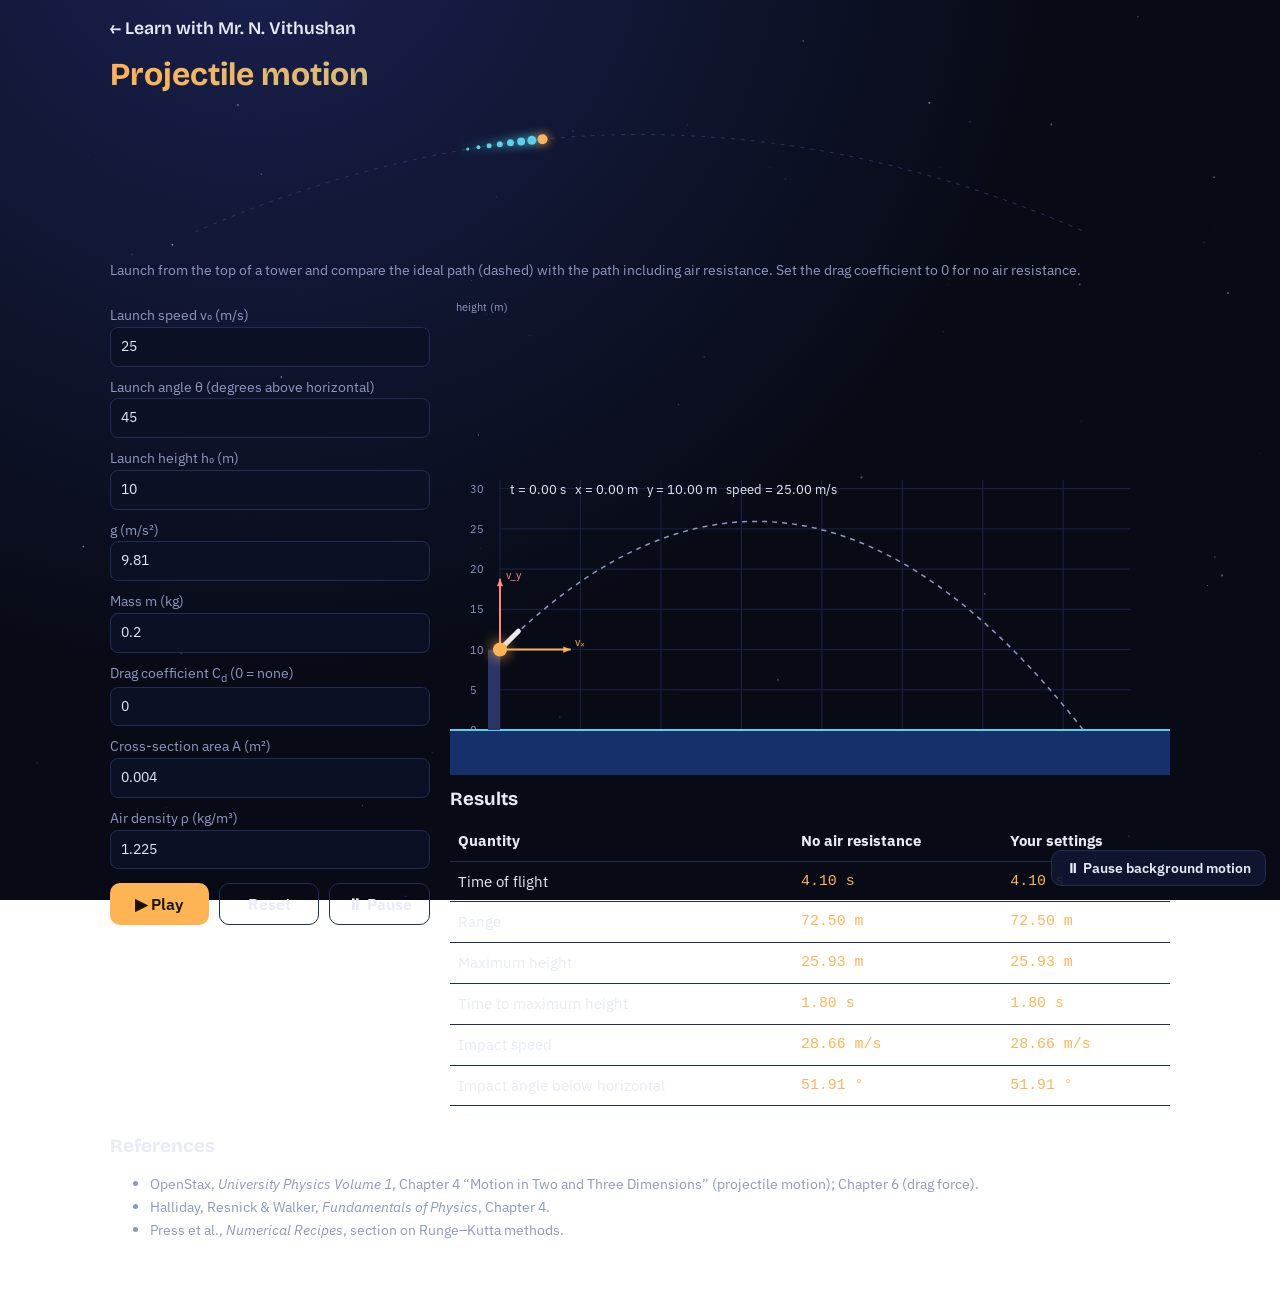
<file: projectile.html>
<!DOCTYPE html><html lang="en"><head><meta charset="utf-8"><meta name="viewport" content="width=device-width,initial-scale=1">
<title>Projectiles | Learn with Mr. N. Vithushan</title>
<link rel="preconnect" href="https://fonts.googleapis.com"><link href="https://fonts.googleapis.com/css2?family=Bricolage+Grotesque:wght@600;700&family=IBM+Plex+Sans:wght@400;600&display=swap" rel="stylesheet">
<link rel="stylesheet" href="style.css"></head><body><div class="wrap">
<header class="top"><a href="index.html">← Learn with Mr. N. Vithushan</a></header>
<h1 class="title">Projectile motion</h1>
<canvas class="banner" data-anim="proj"></canvas>
<p class="note">Launch from the top of a tower and compare the ideal path (dashed) with the path including air resistance. Set the drag coefficient to 0 for no air resistance.</p>
<div class="lab">
<div class="panel">
<label>Launch speed v₀ (m/s)<input id="v" value="25"></label>
<label>Launch angle θ (degrees above horizontal)<input id="th" value="45"></label>
<label>Launch height h₀ (m)<input id="h" value="10"></label>
<label>g (m/s²)<input id="g" value="9.81"></label>
<label>Mass m (kg)<input id="m" value="0.2"></label>
<label>Drag coefficient C<sub>d</sub> (0 = none)<input id="cd" value="0"></label>
<label>Cross-section area A (m²)<input id="A" value="0.004"></label>
<label>Air density ρ (kg/m³)<input id="rho" value="1.225"></label>
<div class="row"><button id="play">▶ Play</button><button class="alt" id="reset">Reset</button><button class="alt" id="pause">⏸ Pause</button></div>
<p class="note" id="msg"></p></div>
<div><canvas id="cv"></canvas>
<div class="panel" style="margin-top:14px"><h3>Results</h3><table id="res"></table></div></div></div>
<div class="panel" style="margin-bottom:60px"><h3>References</h3><ul class="note">
<li>OpenStax, <i>University Physics Volume 1</i>, Chapter 4 “Motion in Two and Three Dimensions” (projectile motion); Chapter 6 (drag force).</li>
<li>Halliday, Resnick &amp; Walker, <i>Fundamentals of Physics</i>, Chapter 4.</li>
<li>Press et al., <i>Numerical Recipes</i>, section on Runge–Kutta methods.</li></ul></div></div>
<script src="site.js"></script>
<script>
const $=id=>document.getElementById(id),cv=$('cv'),x=cv.getContext('2d'),D=Math.PI/180,f=n=>n.toFixed(2);
let S=null,raf=null;
const P=()=>({v:+$('v').value,th:+$('th').value,h:+$('h').value,g:+$('g').value,m:+$('m').value,cd:+$('cd').value,A:+$('A').value,rho:+$('rho').value});
const good=q=>Object.values(q).every(n=>isFinite(n)&&n>=0)&&q.g>0&&q.m>0&&q.th<=90&&q.v+q.h>0;
function ideal(q){const vx=q.v*Math.cos(q.th*D),vy=q.v*Math.sin(q.th*D),T=(vy+Math.sqrt(vy*vy+2*q.g*q.h))/q.g;
return{vx,vy,T,R:vx*T,H:q.h+(vy>0?vy*vy/(2*q.g):0),tp:Math.max(vy/q.g,0),vi:Math.hypot(vx,vy-q.g*T),ang:Math.atan2(q.g*T-vy,vx)/D}}
function sim(q,I){const k=.5*q.rho*q.cd*q.A/q.m,dt=Math.max(2e-4,Math.min(.005,I.T/3000));
const F=s=>{const p=Math.hypot(s[2],s[3]);return[s[2],s[3],-k*p*s[2],-q.g-k*p*s[3]]},add=(s,e,h)=>s.map((v,i)=>v+e[i]*h);
let s=[0,q.h,I.vx,I.vy],t=0,H=q.h,tp=0;const pts=[[0,0,q.h,s[2],s[3]]];
for(let i=0;i<600000;i++){const k1=F(s),k2=F(add(s,k1,dt/2)),k3=F(add(s,k2,dt/2)),k4=F(add(s,k3,dt));
const n=s.map((v,j)=>v+dt/6*(k1[j]+2*k2[j]+2*k3[j]+k4[j]));
if(n[1]<0){const fr=s[1]/(s[1]-n[1]||1);const e=s.map((v,j)=>v+(n[j]-v)*fr);t+=dt*fr;pts.push([t,e[0],0,e[2],e[3]]);s=e;break}
s=n;t+=dt;if(s[1]>H){H=s[1];tp=t}pts.push([t,s[0],s[1],s[2],s[3]])}
const L=pts[pts.length-1];return{pts,dt,T:L[0],R:L[1],H,tp,vi:Math.hypot(L[3],L[4]),ang:Math.atan2(-L[4],L[3])/D}}
function setup(){cancelAnimationFrame(raf);const q=P();if(!good(q)){$('res').innerHTML='<tr><td>Enter valid numbers (θ from 0 to 90, values not negative).</td></tr>';S=null;draw();return}
const I=ideal(q),M=sim(q,I);S={q,I,M,ts:0,run:false};
const r=(n,a,b,u)=>`<tr><td>${n}</td><td class="f">${f(a)} ${u}</td><td class="f">${f(b)} ${u}</td></tr>`;
$('res').innerHTML='<tr><th>Quantity</th><th>No air resistance</th><th>Your settings</th></tr>'+r('Time of flight',I.T,M.T,'s')+r('Range',I.R,M.R,'m')+r('Maximum height',I.H,M.H,'m')+r('Time to maximum height',I.tp,M.tp,'s')+r('Impact speed',I.vi,M.vi,'m/s')+r('Impact angle below horizontal',I.ang,M.ang,'°');
$('msg').textContent=q.cd>0?'Solid path: with air resistance. Dashed: ideal.':'';draw()}
const nice=v=>{const e=10**Math.floor(Math.log10(v)),m=v/e;return(m<1.5?1:m<3.5?2:m<7.5?5:10)*e};
function arrow(x0,y0,dx,dy,c){const d=devicePixelRatio,l=Math.hypot(dx,dy);if(l<3)return;const a=Math.atan2(dy,dx);x.strokeStyle=x.fillStyle=c;x.lineWidth=2*d;x.beginPath();x.moveTo(x0,y0);x.lineTo(x0+dx,y0+dy);x.stroke();
x.beginPath();x.moveTo(x0+dx,y0+dy);x.lineTo(x0+dx-8*d*Math.cos(a-.4),y0+dy-8*d*Math.sin(a-.4));x.lineTo(x0+dx-8*d*Math.cos(a+.4),y0+dy-8*d*Math.sin(a+.4));x.fill()}
function draw(){const d=devicePixelRatio,W=cv.width=cv.clientWidth*d,H=cv.height=cv.clientHeight*d;x.clearRect(0,0,W,H);if(!S)return;
const{q,I,M}=S,xm=Math.max(I.R,M.R,1)*1.08,ym=Math.max(I.H,M.H,1)*1.2,s=Math.min((W-90*d)/xm,(H-80*d)/ym),ox=50*d,gy=H-45*d;
x.font=11*d+'px IBM Plex Sans';x.fillStyle='#8e98c0';x.strokeStyle='#1c2447';x.lineWidth=d;
const sx=nice(xm/6),sy=nice(ym/5);
for(let v=0;v<=xm;v+=sx){x.beginPath();x.moveTo(ox+v*s,gy);x.lineTo(ox+v*s,gy-ym*s);x.stroke();x.fillText(v,ox+v*s-6*d,gy+16*d)}
for(let v=0;v<=ym;v+=sy){x.beginPath();x.moveTo(ox,gy-v*s);x.lineTo(ox+xm*s,gy-v*s);x.stroke();x.fillText(v,ox-30*d,gy-v*s+4*d)}
x.fillText('distance (m)',ox+xm*s/2-30*d,gy+34*d);x.fillText('height (m)',6*d,16*d);
x.fillStyle='#16306b';x.fillRect(0,gy,W,H-gy);x.fillStyle='#5ad1e6';x.fillRect(0,gy-1,W,2*d);
x.setLineDash([5*d,5*d]);x.strokeStyle='#8e98c0';x.lineWidth=1.5*d;x.beginPath();
for(let i=0;i<=120;i++){const t=I.T*i/120;x.lineTo(ox+I.vx*t*s,gy-(q.h+I.vy*t-.5*q.g*t*t)*s)}x.stroke();x.setLineDash([]);
// tower and barrel
x.fillStyle='#2a3566';x.fillRect(ox-12*d,gy-q.h*s,12*d,q.h*s);
x.strokeStyle='#e8ebf7';x.lineWidth=5*d;x.lineCap='round';x.beginPath();x.moveTo(ox,gy-q.h*s);x.lineTo(ox+26*d*Math.cos(q.th*D),gy-q.h*s-26*d*Math.sin(q.th*D));x.stroke();x.lineCap='butt';
const idx=Math.min(Math.floor(S.ts/M.dt),M.pts.length-1),end=S.ts>=M.T,i2=end?M.pts.length-1:idx,pt=M.pts[i2];
x.strokeStyle='#5ad1e6';x.lineWidth=2.5*d;x.beginPath();const st=Math.max(1,Math.floor(i2/600));for(let i=0;i<=i2;i+=st){const p=M.pts[i];x.lineTo(ox+p[1]*s,gy-p[2]*s)}x.lineTo(ox+pt[1]*s,gy-pt[2]*s);x.stroke();
const bx=ox+pt[1]*s,by=gy-pt[2]*s;
arrow(bx,by,Math.min(pt[3]*4*d,90*d),0,'#ffb454');arrow(bx,by,0,Math.max(Math.min(-pt[4]*4*d,90*d),-90*d),'#ff8a7a');
x.fillStyle='#ffb454';x.shadowColor='#ffb454';x.shadowBlur=14*d;x.beginPath();x.arc(bx,by,7*d,0,7);x.fill();x.shadowBlur=0;
x.fillStyle='#e8ebf7';x.font=13*d+'px IBM Plex Sans';const tt=end?M.T:S.ts;
x.fillText(`t = ${f(tt)} s   x = ${f(pt[1])} m   y = ${f(pt[2])} m   speed = ${f(Math.hypot(pt[3],pt[4]))} m/s`,ox+10*d,gy-ym*s+14*d);
x.font=11*d+'px IBM Plex Sans';x.fillStyle='#ffb454';x.fillText('vₓ',bx+Math.min(pt[3]*4*d,90*d)+4*d,by-4*d);x.fillStyle='#ff8a7a';x.fillText('v_y',bx+6*d,by-Math.max(Math.min(pt[4]*4*d,90*d),-90*d))}
function play(){setup();if(!S)return;S.run=true;const k=S.M.T>8?S.M.T/8:1;let last=performance.now();
(function loop(n){const dt=Math.min((n-last)/1000,.05)*k;last=n;if(window.simPaused){raf=requestAnimationFrame(loop);return}S.ts+=dt;draw();if(S.ts<S.M.T)raf=requestAnimationFrame(loop);else{S.run=false;draw()}})(last)}
['v','th','h','g','m','cd','A','rho'].forEach(i=>$(i).oninput=setup);
$('play').onclick=play;$('reset').onclick=setup;addEventListener('resize',draw);setup();
</script></body></html>
</file>
<file: style.css>
:root{--bg:#080b16;--surf:#111731;--line:#232c52;--tx:#e8ebf7;--mute:#8e98c0;--amb:#ffb454;--cy:#5ad1e6}
*{box-sizing:border-box}html{scroll-behavior:smooth}
body{margin:0;background:radial-gradient(ellipse at 20% -10%,#1a2150 0,var(--bg) 55%) fixed;color:var(--tx);font:16px/1.6 'IBM Plex Sans',system-ui,sans-serif}
h1,h2,h3{font-family:'Bricolage Grotesque',sans-serif;line-height:1.15;margin:0 0 .5em}
a{color:var(--cy)}a:focus-visible,button:focus-visible,input:focus-visible,select:focus-visible{outline:2px solid var(--amb);outline-offset:2px}
.wrap{max-width:1100px;margin:0 auto;padding:0 20px}
header.top{display:flex;justify-content:space-between;align-items:center;padding:18px 0}
header.top a{color:var(--tx);text-decoration:none;font:600 1.1rem 'Bricolage Grotesque'}
.hero{display:grid;grid-template-columns:1.1fr 1fr;gap:20px;align-items:center;padding:30px 0 20px}
.hero h1{font-size:clamp(2.2rem,5vw,3.8rem)}.hero p{color:var(--mute);max-width:46ch}
.hero canvas{width:100%;aspect-ratio:1.2;border-radius:18px;background:#0b1024;border:1px solid var(--line)}
.grid{display:grid;grid-template-columns:repeat(auto-fill,minmax(260px,1fr));gap:18px;padding:20px 0 60px}
.tile{display:block;background:var(--surf);border:1px solid var(--line);border-radius:16px;padding:18px;text-decoration:none;color:var(--tx);transition:transform .2s,border-color .2s}
.tile:hover{transform:translateY(-4px);border-color:var(--amb)}
.tile svg{width:100%;height:110px;background:#0b1024;border-radius:10px;margin-bottom:12px}
.tile p{color:var(--mute);margin:0;font-size:.92rem}.tile.soon{opacity:.5;pointer-events:none}
.orb{transform-origin:100px 55px;animation:spin 6s linear infinite}.orb2{animation-duration:3s}
@keyframes spin{to{transform:rotate(360deg)}}
footer{border-top:1px solid var(--line);color:var(--mute);padding:20px 0;font-size:.9rem;text-align:center}
/* topic page */
.lab{display:grid;grid-template-columns:320px 1fr;gap:20px;padding-bottom:20px}
.panel{background:var(--surf);border:1px solid var(--line);border-radius:16px;padding:18px}
label{display:block;font-size:.85rem;color:var(--mute);margin-top:10px}
input,select{width:100%;padding:8px 10px;border-radius:8px;border:1px solid var(--line);background:#0b1024;color:var(--tx);font:inherit}
.row{display:flex;gap:10px;margin-top:14px}
button{flex:1;padding:10px;border-radius:10px;border:0;background:var(--amb);color:#1a1200;font:600 1rem 'IBM Plex Sans';cursor:pointer}
button.alt{background:transparent;border:1px solid var(--line);color:var(--tx)}
#cv{width:100%;height:480px;border-radius:16px;border:1px solid var(--line);background:#0b1024;display:block}
table{width:100%;border-collapse:collapse;margin:10px 0}td,th{padding:8px;border-bottom:1px solid var(--line);text-align:left;font-size:.93rem}
code,.f{font-family:ui-monospace,monospace;color:var(--amb)}
.stat{display:flex;gap:24px;flex-wrap:wrap;margin-top:10px}.stat b{display:block;font:600 1.3rem 'Bricolage Grotesque';color:var(--cy)}
.note{color:var(--mute);font-size:.9rem}
@media(max-width:800px){.hero,.lab{grid-template-columns:1fr}}
@media(prefers-reduced-motion:reduce){.orb{animation:none}}
.bx{animation:slide 3.2s ease-in infinite}@keyframes slide{from{transform:translateX(8px)}to{transform:translateX(140px)}}
.scroll{max-height:340px;overflow:auto}.ok{color:#7be0a0}.bad{color:#ff8a7a}input[type=range]{padding:0}
@media(prefers-reduced-motion:reduce){.bx{animation:none}}
/* v3 look */
.panel,.tile{background:rgba(17,23,49,.78);backdrop-filter:blur(6px)}
.tile:hover{box-shadow:0 0 28px rgba(255,180,84,.2)}
h1.title{background:linear-gradient(90deg,#ffb454,#5ad1e6);-webkit-background-clip:text;background-clip:text;color:transparent}
.banner{width:100%;height:130px;border-radius:16px;border:1px solid var(--line);background:linear-gradient(120deg,#0e1533,#141c44);margin:6px 0 18px;display:block}
.theory{margin-bottom:20px}.theory h4{margin:16px 0 4px;font:600 1.05rem 'Bricolage Grotesque';color:var(--cy)}
.theory p{margin:4px 0;max-width:80ch}
.eq{background:#0b1024;border-left:3px solid var(--amb);padding:8px 12px;margin:8px 0;font-family:ui-monospace,monospace;color:var(--amb);overflow-x:auto}
.dp{position:relative;width:260px;height:260px;margin:auto}
.dp .pic{position:absolute;inset:34px;border-radius:50%;overflow:hidden;background:linear-gradient(135deg,#2f5fc4,#5ad1e6);display:grid;place-items:center;font:700 3rem 'Bricolage Grotesque';color:#fff;box-shadow:0 0 40px rgba(90,209,230,.35);animation:pulse 4s ease-in-out infinite}
.dp img{position:absolute;inset:0;width:100%;height:100%;object-fit:cover}
.ring{position:absolute;inset:0;border:1px dashed #3a4780;border-radius:50%;animation:spin 14s linear infinite}
.ring i{position:absolute;top:-7px;left:calc(50% - 7px);width:14px;height:14px;border-radius:50%;background:var(--amb);box-shadow:0 0 14px var(--amb)}
.r2{inset:14px;animation-duration:9s;animation-direction:reverse}.r2 i{background:var(--cy);box-shadow:0 0 14px var(--cy)}
@keyframes pulse{50%{box-shadow:0 0 70px rgba(255,180,84,.45)}}
.hero{padding:30px 0}
@media(prefers-reduced-motion:reduce){.ring,.dp .pic{animation:none}}
/* v4: 3D dp + pause */
.dp{width:min(340px,80vw);height:auto;aspect-ratio:1}
.dp .pic{inset:21%;z-index:1}
.dp canvas{position:absolute;inset:0;width:100%;height:100%;pointer-events:none}
.dpb{z-index:0}.dpf{z-index:2}
.scene-btn{position:fixed;right:14px;bottom:14px;z-index:5;flex:none;width:auto;padding:8px 14px;font-size:.85rem;background:rgba(17,23,49,.92);border:1px solid var(--line);color:var(--tx)}
.paused *{animation-play-state:paused!important}

/* v5: no separate boxes */
.panel,.tile{background:none;border:0;border-radius:0;padding:0;backdrop-filter:none;box-shadow:none}
.tile:hover{border-color:transparent;box-shadow:none}
.tile:hover svg{filter:drop-shadow(0 0 14px rgba(255,180,84,.35))}
.tile svg{background:none;border-radius:0}
.tile h3{margin:8px 0 0}
.hero canvas,.banner,#cv,#gr{background:none;border:0;border-radius:0}
#gr{width:100%;height:340px;display:block}
details.consts{margin-top:12px}details.consts summary{cursor:pointer;color:var(--mute);font-size:.9rem}
.sw{display:inline-block;width:10px;height:10px;border-radius:50%;margin-right:8px}
</file>
